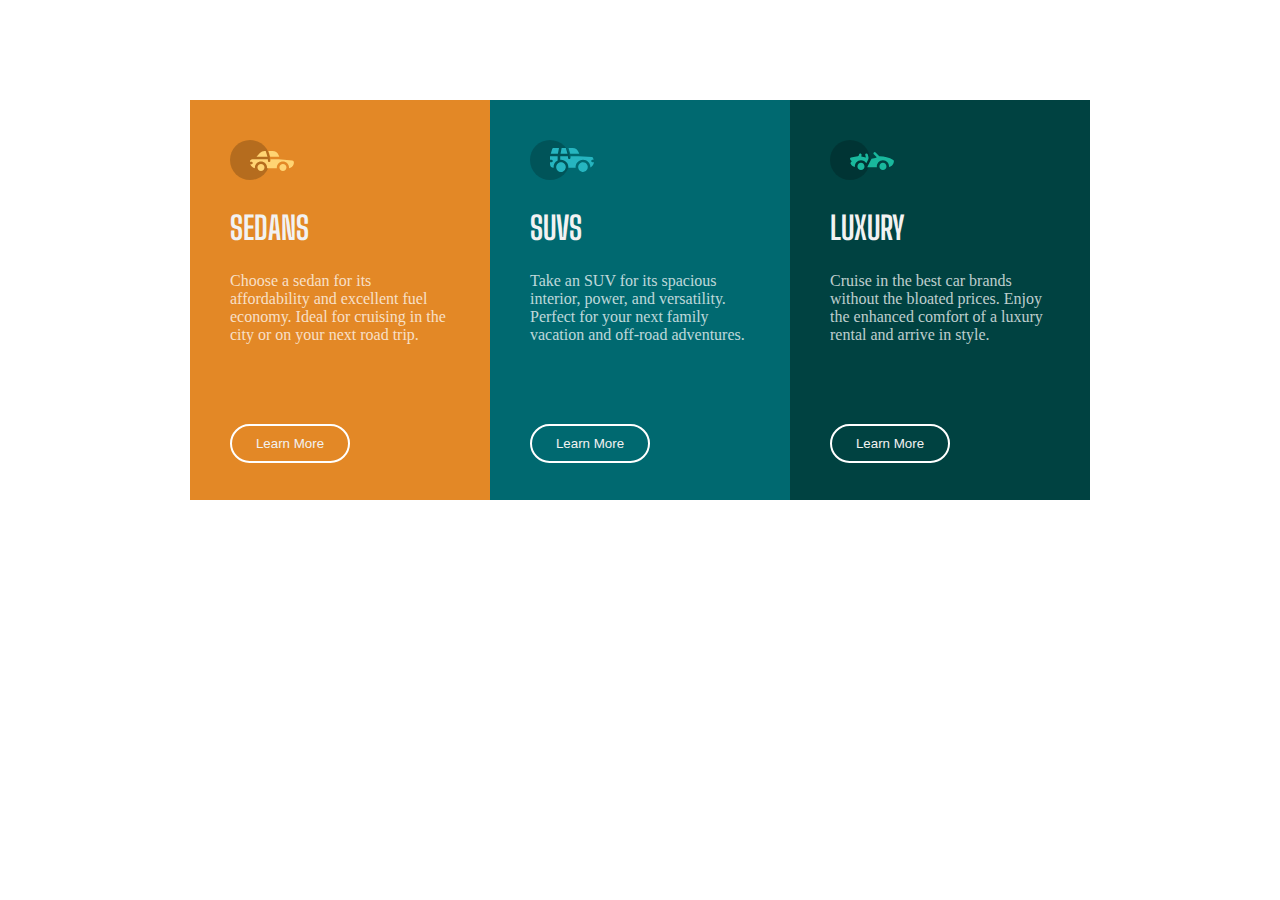
<file: Mini  Projects/3-column preview card component/index.html>
<!DOCTYPE html>
<html>
<head>
    <title></title>
    <link rel="stylesheet" type="text/css" href="style.css">
</head>
<body>

    <div class="container">
        <!-- card-1  -->
        <div class="card card-1">
            <img src="icons/icon-sedans.svg">
            <h1>Sedans</h1>
            <p>
                Choose a sedan for its affordability and excellent fuel economy. Ideal for cruising in the city
                or on your next road trip.
            </p>
            <button class="btn btn-1">Learn More</button>
        </div>
        <!-- card-2 -->
        <div class="card card-2">
            <img src="icons/icon-suvs.svg">
            <h1>SUVs</h1>
            <p>
                Take an SUV for its spacious interior, power, and versatility. Perfect for your next family vacation
                and off-road adventures.
            </p>
            <button class="btn btn-2">Learn More</button>
        </div>
        <!-- card-3 -->
        <div class="card card-3">
            <img src="icons/icon-luxury.svg">
            <h1>Luxury</h1>
            <p>
               Cruise in the best car brands without the bloated prices. Enjoy the enhanced comfort of a luxury
               rental and arrive in style.
            </p>
            <button class="btn btn-3">Learn More</button>
        </div>
    </div>

</body>
</html>
</file>
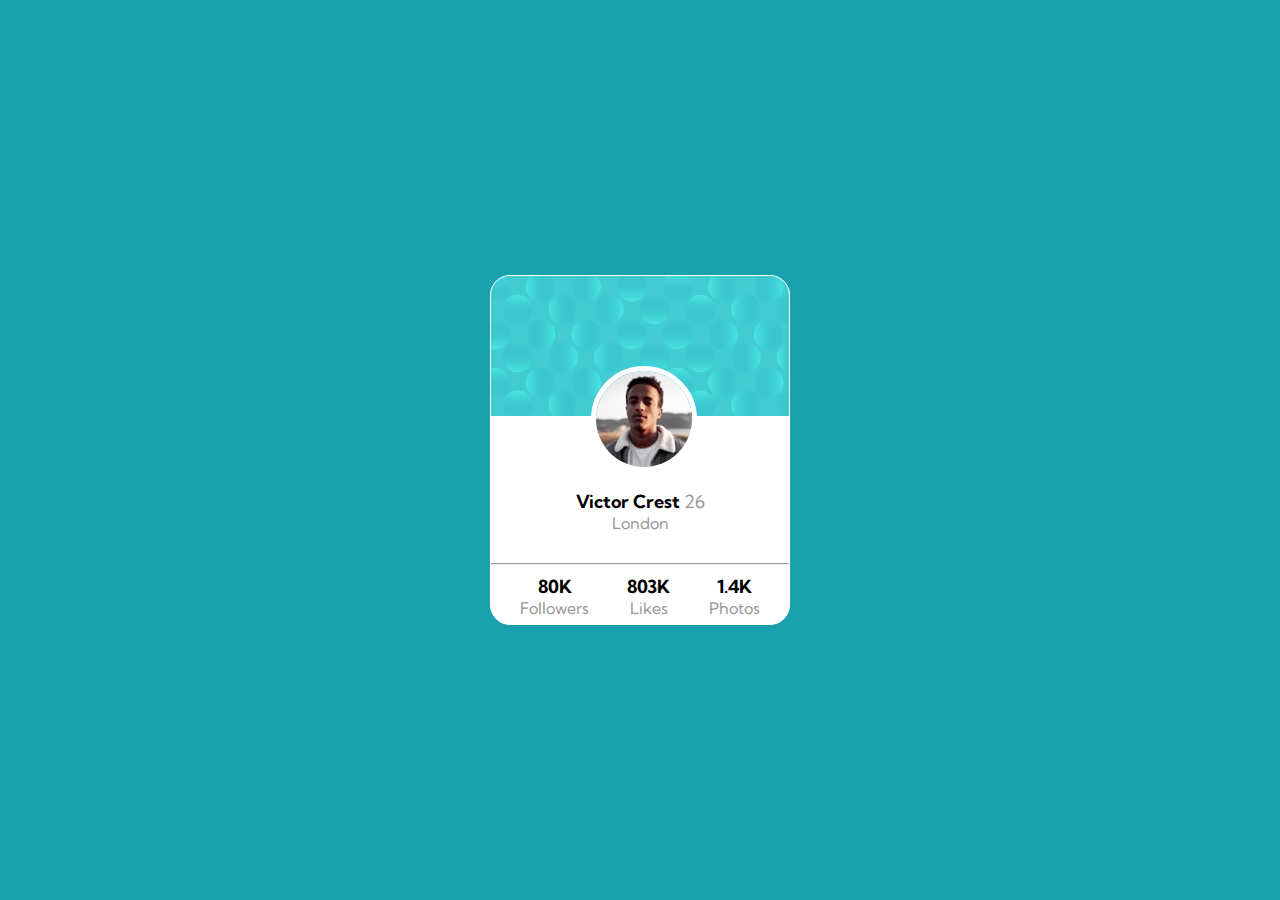
<file: Mini  Projects/profile-card-component-main/index.html>
<!DOCTYPE html>
<html>
<head>
    <title>Profile card component</title>
    <link rel="stylesheet" type="text/css" href="style.css">
</head>
<body>
    <div class="container">
        <div class="card">
            <!-- Background image  -->
            <div class="first-half">
                <img src="images/bg-pattern-card.svg">
            </div>
            <!-- Profile Picture  -->
            <div class="profile">
                <img src="images/image-victor.jpg" class="profile-img">
            </div>
            <br>
            <!-- Name  -->
            <div class="heading">
                <h3>Victor Crest <span>26</span> </h3>
                <p>London</p>
            </div>
            <!-- Other info -->
            <hr>
            <div class="info">
                <div class="status">
                    <h3>80K</h2>
                    <p>Followers</p>
                </div>
                <div class="status">
                    <h3>803K</h2>
                    <p>Likes</p>
                </div>
                <div class="status">
                    <h3>1.4K</h2>
                    <p>Photos</p>
                </div>
            </div>
        </div>
    </div>
</body>
</html>
</file>
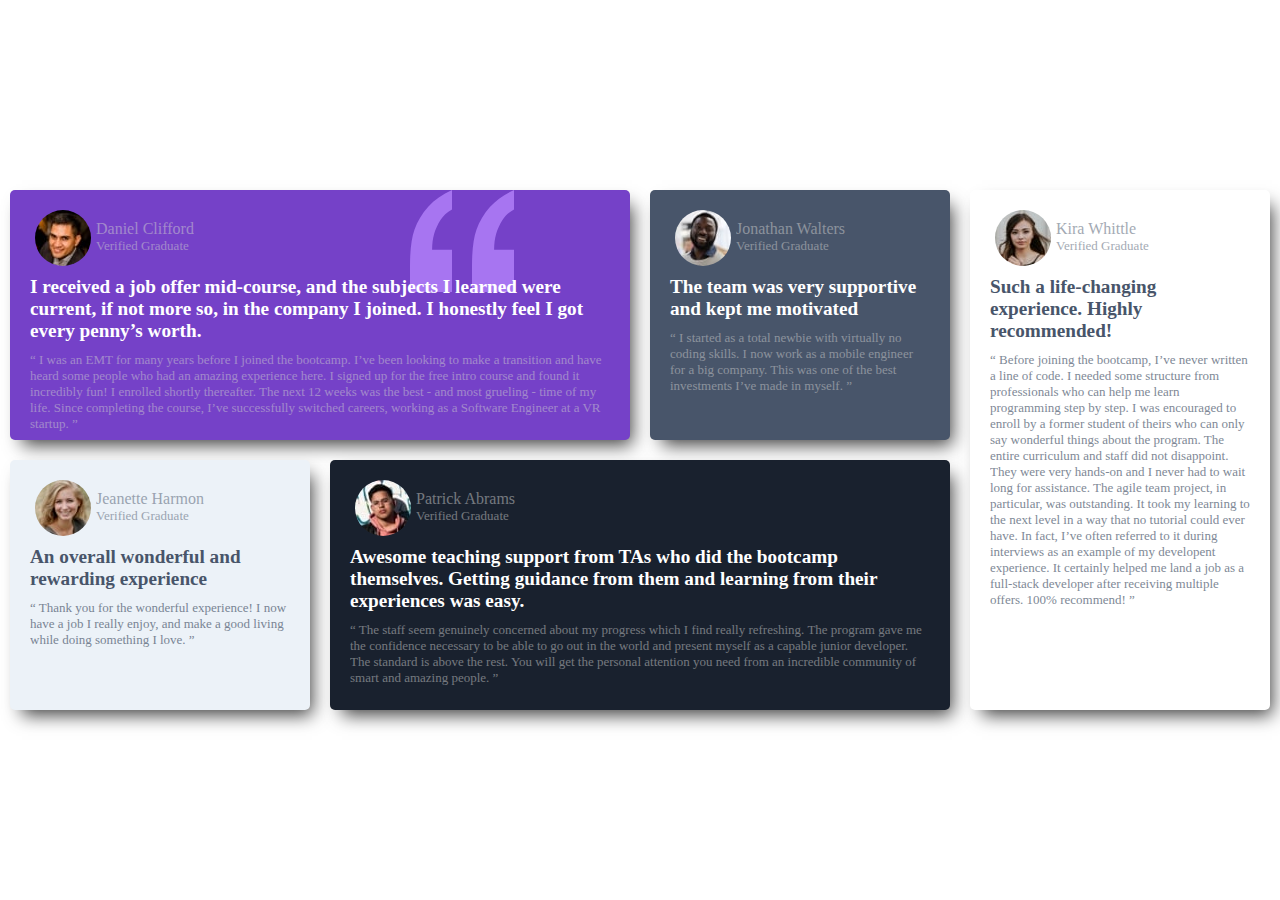
<file: Mini  Projects/testimonials-grid-section-main/index.html>
<!DOCTYPE html>
<html>
<head>
    <title></title>
    <link rel="stylesheet" type="text/css" href="style.css">
</head>
<body>
    <div class="container">
        <div class="grid-container">
            <!-- card 1 -->
            <div class="card card-1">
                <!-- inner div  -->
                <div class="inner">
                    <!-- profile div  -->
                    <div class="profile">
                        <img src="images/image-daniel.jpg" class="profile-img">
                        <div class="author">
                            <p class="name" >Daniel Clifford</p>
                            <p>Verified Graduate</p>
                        </div>
                    </div>
                    <!-- Info  -->
                    <div class="info">
                        <h4>
                            I received a job offer mid-course, and the subjects I learned were current, if not more so,
                            in the company I joined. I honestly feel I got every penny’s worth.
                        </h4>
                        <p>
                            “ I was an EMT for many years before I joined the bootcamp. I’ve been looking to make a
                            transition and have heard some people who had an amazing experience here. I signed up
                            for the free intro course and found it incredibly fun! I enrolled shortly thereafter.
                            The next 12 weeks was the best - and most grueling - time of my life. Since completing
                            the course, I’ve successfully switched careers, working as a Software Engineer at a VR startup. ”
                        </p>
                    </div>
                </div>
            </div>
            <!-- card 2  -->
            <div class="card card-2">
                <!-- inner div  -->
                <div class="inner">
                    <!-- profile div  -->
                    <div class="profile">
                        <img src="images/image-jonathan.jpg" class="profile-img">
                        <div class="author">
                            <p class="name">Jonathan Walters</p>
                            <p>Verified Graduate</p>
                        </div>
                    </div>
                    <!-- Info  -->
                    <div class="info">
                        <h4>
                            The team was very supportive and kept me motivated
                        </h4>
                        <p>
                            “ I started as a total newbie with virtually no coding skills. I now work as a mobile engineer
                              for a big company. This was one of the best investments I’ve made in myself. ”
                        </p>
                    </div>
                </div>
            </div>
            <!-- card-3 -->
            <div class="card card-3">
                <!-- inner div  -->
                <div class="inner">
                    <!-- profile div  -->
                    <div class="profile">
                        <img src="images/image-jeanette.jpg" class="profile-img">
                        <div class="author">
                            <p class="name color-name">Jeanette Harmon</p>
                            <p class="color-name">Verified Graduate</p>
                        </div>
                    </div>
                    <!-- Info  -->
                    <div class="info">
                        <h4 class="title-color">
                            An overall wonderful and rewarding experience
                        </h4>
                        <p class="review">
                            “ Thank you for the wonderful experience! I now have a job I really enjoy, and make a good living
                              while doing something I love. ”
                        </p>
                    </div>
                </div>
            </div>
            <!-- card-4 -->
            <div class="card card-4">
                <!-- inner div  -->
                <div class="inner">
                    <!-- profile div  -->
                    <div class="profile">
                        <img src="images/image-patrick.jpg" class="profile-img">
                        <div class="author">
                            <p class="name">Patrick Abrams</p>
                            <p>Verified Graduate</p>
                        </div>
                    </div>
                    <!-- Info  -->
                    <div class="info">
                        <h4>
                            Awesome teaching support from TAs who did the bootcamp themselves. Getting guidance from them and
                            learning from their experiences was easy.
                        </h4>
                        <p>
                            “ The staff seem genuinely concerned about my progress which I find really refreshing. The program
                              gave me the confidence necessary to be able to go out in the world and present myself as a capable
                              junior developer. The standard is above the rest. You will get the personal attention you need from
                              an incredible community of smart and amazing people. ”
                        </p>
                    </div>
                </div>
            </div>
            <!-- card-5 -->
            <div class="card card-5">
                <!-- inner div  -->
                <div class="inner">
                    <!-- profile div  -->
                    <div class="profile">
                        <img src="images/image-kira.jpg" class="profile-img">
                        <div class="author">
                            <p class="name color-name">Kira Whittle</p>
                            <p class="color-name">Verified Graduate</p>
                        </div>
                    </div>
                    <!-- Info  -->
                    <div class="info">
                        <h4 class="title-color">
                            Such a life-changing experience. Highly recommended!
                        </h4>
                        <p class="review">
                            “ Before joining the bootcamp, I’ve never written a line of code. I needed some structure from
                              professionals who can help me learn programming step by step. I was encouraged to enroll by a former
                              student of theirs who can only say wonderful things about the program. The entire curriculum and staff
                              did not disappoint. They were very hands-on and I never had to wait long for assistance. The agile team
                              project, in particular, was outstanding. It took my learning to the next level in a way that no tutorial
                              could ever have. In fact, I’ve often referred to it during interviews as an example of my developent
                              experience. It certainly helped me land a job as a full-stack developer after receiving multiple offers.
                              100% recommend! ”
                        </p>
                    </div>
                </div>
            </div>
        </div>
    </div>
</body>
</html>
</file>
<file: Mini  Projects/profile-card-component-main/style.css>
@import url('https://fonts.googleapis.com/css2?family=Kumbh+Sans:wght@400;700&display=swap');

*{
    box-sizing: border-box;
    margin: 0;
    padding: 0;
}

body{
    font-family: 'Kumbh Sans', sans-serif;
    background-color: hsl(185, 75%, 39%);
}

.container{
    display: flex;
    justify-content: center;
    align-items: center;
    height: 100vh;
}

.card{
    position: relative;
    width: 300px;
    height: 350px;
    border: 1px solid white;
    border-radius: 20px;
    background-color: white;
    overflow: hidden;
}

.first-half{
    overflow: hidden;
}

.profile{
    position: absolute;
    left: 100px;
    top: 90px;
}

.profile-img{
    border: 5px solid white;
    border-radius: 50%;
}

.heading{
    text-align: center;
    margin-top: 50px;
}

h3{
    font-size: 18px;
    font-weight: 700;
}

p, span{
    font-weight: 400;
    color: hsl(0, 0%, 59%)
}

hr{
    margin-top: 30px;
}
.info{
    display: flex;
    flex-direction: row;
    justify-content: space-around;
    padding: 10px;
}

.status{
    text-align: center;
}
</file>
<file: Mini  Projects/testimonials-grid-section-main/style.css>
@import url('https://fonts.googleapis.com/css2?family=Barlow+Semi+Condensed:wght@500;600&display=swap');
*{
    box-sizing: border-box;
    margin: 0;
    padding: 0;
}

:root{
    --violet: hsl(263, 55%, 52%);
    --dark-grayish-blue: hsl(217, 19%, 35%);
    --dark-blackish-blue: hsl(219, 29%, 14%);
    --white: hsl(0, 0%, 100%);

    --light-gray: hsl(0, 0%, 81%);
    --light-grayish-blue: hsl(210, 46%, 95%);
};

body{
    font-family: 'Barlow Semi Condensed', sans-serif;
}

/*main container */
.container{
    width: 100%;
    display: flex;
    justify-content: center;
    align-items: center;
    height: 100vh;
}

/*grid conatiner */
.grid-container{
    display: grid;
    grid-template-columns: repeat(4, 300px);
    grid-template-rows: repeat(2, 250px);
    grid-gap: 20px;
}

/*cards */
.card{
    border-radius: 5px;
    box-shadow: 7px 10px 17px -5px rgba(0,0,0,0.75);
    -webkit-box-shadow: 7px 10px 17px -5px rgba(0,0,0,0.75);
    -moz-box-shadow: 7px 10px 17px -5px rgba(0,0,0,0.75);
}
.card-1{
    grid-column: 1/3;
    grid-row: 1/2;
    background-color: var(--violet);
    background-image: url('images/bg-pattern-quotation.svg');
    background-repeat: no-repeat;
    background-position-x: 25rem;
}

.card-2{
    grid-column: 3/4;
    grid-row: 1/2;
    background-color: var(--dark-grayish-blue);
}

.card-3{
    grid-column: 1/2;
    grid-row: 2/3;
    background-color: var(--light-grayish-blue);
}

.card-4{
    grid-column: 2/4;
    grid-row: 2/3;
    background-color: var(--dark-blackish-blue);
}

.card-5{
    grid-column: 4/5;
    grid-row: 1/3;
    background-color: var(--white);
}

.inner{
    padding: 20px;
}

/*profile section */
.profile{
    display: flex;
    flex-direction: row;
    justify-content: flex-start;
}

.profile-img{
    border-radius: 50%;
    margin: 0px 5px;
}

.author{
    text-align: left;
    margin-top: 10px;
}

.name{
    font-size: 1rem;
    font-weight: 500;
    color: var(--light-gray);
}

.color-name{
    color: var(--dark-grayish-blue);
}


/*info section */
.title-color{
    color: var(--dark-grayish-blue);
}

h4{
    margin: 10px 0px;
    font-size: 1.2rem;
    font-weight: 600;
    color: #fff;
}

p{
    font-size: 13px;
    color: var(--light-gray);
    opacity: 50%;
}

.review{
    color: var(--dark-grayish-blue);
    opacity: 70%;
}

@media (max-width: 375px){
    .container{
        display: block;
    }

    .grid-container{
        display: flex;
        flex-direction: column;
        margin: 5rem 2rem;
    }

    .card-1{
        background-position-x: 10rem;
    }
}
</file>
<file: Mini  Projects/3-column preview card component/style.css>
@import url('https://fonts.googleapis.com/css2?family=Big+Shoulders+Display:wght@700&family=Lexend+Deca&display=swap');

/*reset default style */
*{
    box-sizing: border-box;
    margin: 0;
    padding: 0;
}

/*colors */
:root{
    --orange: hsl(31, 77%, 52%);
    --cyan: hsl(184, 100%, 22%);
    --dark-cyan: hsl(179, 100%, 13%);
    --transparent-white: hsla(0, 0%, 100%, 0.75);
    --light-gray: hsl(0, 0%, 95%);
};

body{
    font-size: 15px;
    font-family: font-family: 'Lexend Deca', sans-serif;
}

/*cards*/
.card{
    width: 300px;
    height: 400px;
    padding: 40px;
}

.card-1{
    background-color: var(--orange);
}

.card-2{
    background-color: var(--cyan);
}

.card-3{
    background-color: var(--dark-cyan);
}

/*main-container*/
.container{
    display: flex;
    flex-direction: row;
    justify-content: center;
    align-items: center;
    margin-top: 100px;
}

/*heading */
h1{
    margin: 25px 0;
    color: var(--light-gray);
    text-transform: uppercase;
    font-family: 'Big Shoulders Display', cursive;
}

/*paragraph*/
p{
    color: var(--transparent-white);
}

/*buttons */
.btn{
    margin-top: 80px;
    width: 120px;
    padding: 10px;
    color: var(--light-gray);
    border: 2px solid white;
    border-radius: 20px;
    outline: none;
    cursor: pointer;
}

.btn:hover{
    background-color: var(--transparent-white);
}

.btn-1{
    background-color: var(--orange);
}

.btn-2{
    background-color: var(--cyan);
}

.btn-3{
    background-color: var(--dark-cyan);
}

.btn-1:hover{
    color: var(--orange);
}

.btn-2:hover{
    color: var(--cyan);
}

.btn-3:hover{
    color: var(--dark-cyan);
}

@media (max-width: 375px){
    .container{
        flex-direction: column;
    }
}
</file>
